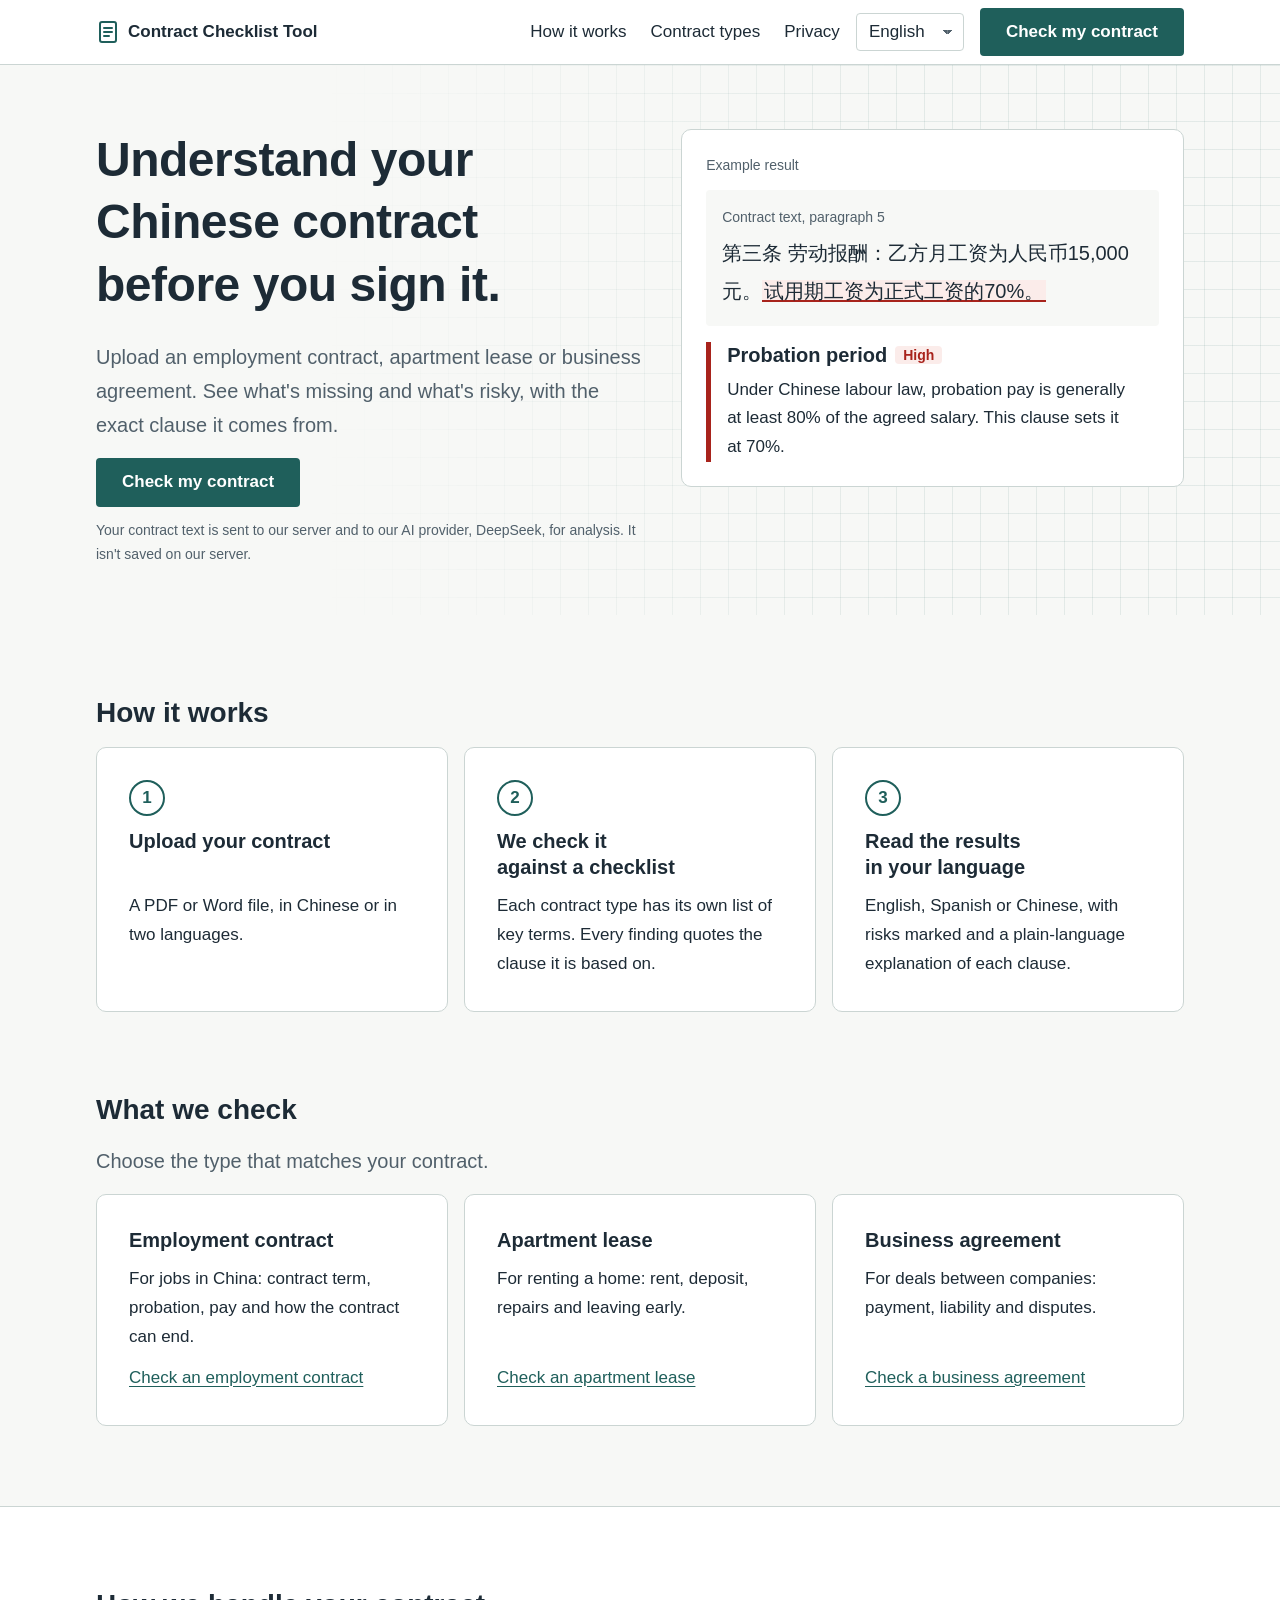
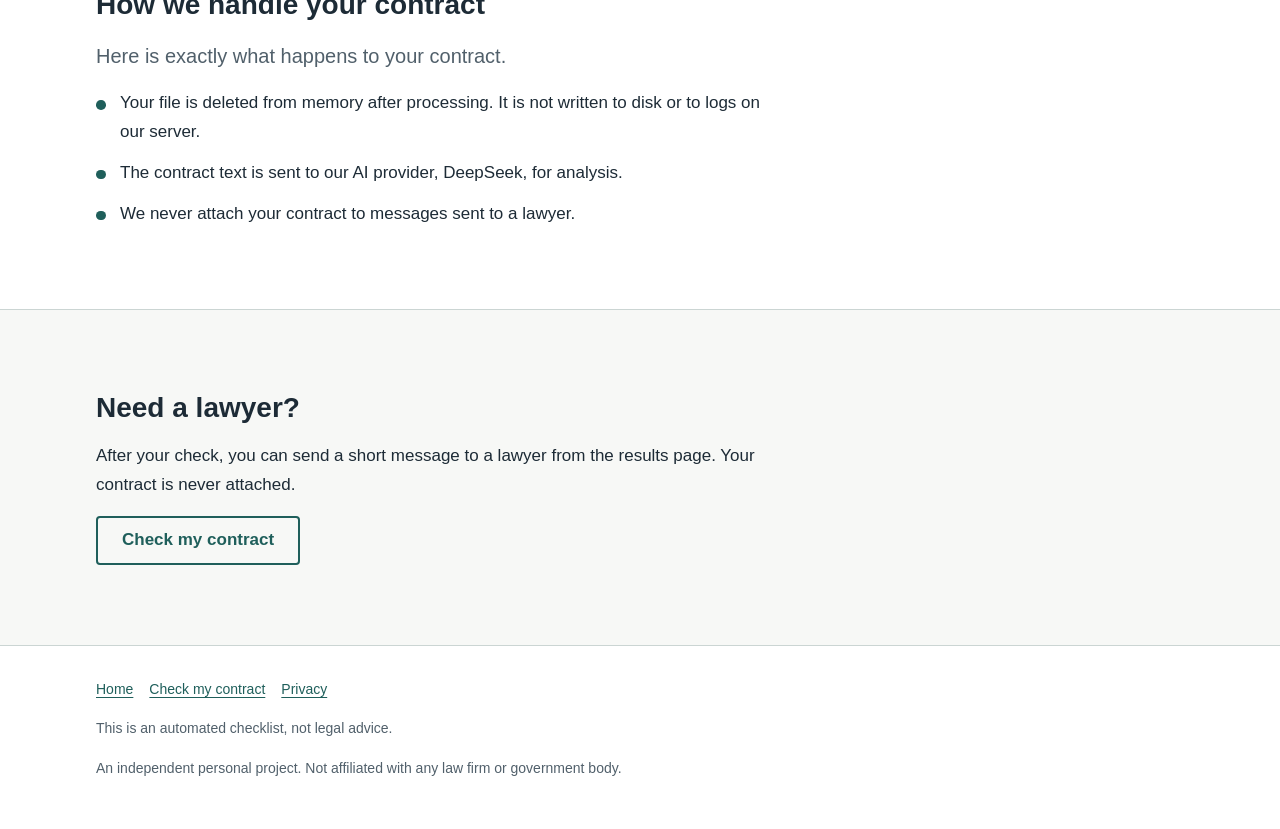
<file: static/index.html>
<!DOCTYPE html>
<html lang="en">
<head>
  <meta charset="UTF-8">
  <meta name="viewport" content="width=device-width, initial-scale=1">
  <title>Contract Checklist Tool</title>
  <link rel="stylesheet" href="/static/style.css">
</head>
<body data-title-key="page.title">
  <a class="skip-link" href="#main" data-i18n="nav.skip">Skip to main content</a>

  <header class="site-header">
    <div class="container">
      <a class="brand" href="/">
        <svg class="brand-mark" viewBox="0 0 24 24" aria-hidden="true">
          <rect x="4" y="2" width="16" height="20" rx="2" fill="none" stroke="currentColor" stroke-width="2"/>
          <path d="M8 8h8M8 12h8M8 16h5" stroke="currentColor" stroke-width="2" stroke-linecap="round"/>
        </svg>
        <span data-i18n="page.title">Contract Checklist Tool</span>
      </a>
      <nav class="site-nav" aria-label="Main">
        <a href="#how" data-i18n="nav.how">How it works</a>
        <a href="#types" data-i18n="nav.types">Contract types</a>
        <a href="#privacy" data-i18n="nav.privacy">Privacy</a>
      </nav>
      <div class="language-select">
        <label for="ui-language" class="visually-hidden" data-i18n="language.label">Language</label>
        <select id="ui-language">
          <option value="en">English</option>
          <option value="es">Español</option>
          <option value="zh">中文</option>
        </select>
      </div>
      <a class="button header-cta" href="/check" data-i18n="nav.check">Check my contract</a>
    </div>
  </header>

  <main id="main">
    <div class="hero-band">
      <div class="container">
        <section class="hero">
          <div>
            <h1 data-i18n="hero.title">Understand your Chinese contract before you sign it.</h1>
            <p class="lead" data-i18n="hero.lead">Upload an employment contract, apartment lease or business agreement. See what's missing and what's risky, with the exact clause it comes from.</p>
            <a class="button" href="/check" data-i18n="nav.check">Check my contract</a>
            <p class="hero-note" data-i18n="hero.note">Your contract text is sent to our server and to our AI provider, DeepSeek, for analysis. It isn't saved on our server.</p>
          </div>

          <figure class="demo">
            <figcaption class="demo-caption" data-i18n="demo.caption">Example result</figcaption>
            <blockquote class="demo-clause">
              <span class="demo-label" data-i18n="demo.clause_label">Contract text, paragraph 5</span>
              <span lang="zh-CN">第三条 劳动报酬：乙方月工资为人民币15,000元。<mark>试用期工资为正式工资的70%。</mark></span>
            </blockquote>
            <div class="demo-result">
              <h3>
                <span data-i18n="demo.item">Probation period</span>
                <span class="risk risk-high" data-i18n="risk.High">High</span>
              </h3>
              <p data-i18n="demo.explanation">Under Chinese labour law, probation pay is generally at least 80% of the agreed salary. This clause sets it at 70%.</p>
            </div>
          </figure>
        </section>
      </div>
    </div>

    <section id="how" class="section">
      <div class="container">
        <h2 data-i18n="how.title">How it works</h2>
        <ol class="steps">
          <li class="panel">
            <h3 data-i18n="how.step1.title">Upload your contract</h3>
            <p data-i18n="how.step1.text">A PDF or Word file, in Chinese or in two languages.</p>
          </li>
          <li class="panel">
            <h3 data-i18n="how.step2.title">We check it against a checklist</h3>
            <p data-i18n="how.step2.text">Each contract type has its own list of key terms. Every finding quotes the clause it is based on.</p>
          </li>
          <li class="panel">
            <h3 data-i18n="how.step3.title">Read the results in your language</h3>
            <p data-i18n="how.step3.text">English, Spanish or Chinese, with risks marked and a plain-language explanation of each clause.</p>
          </li>
        </ol>
      </div>
    </section>

    <section id="types" class="section">
      <div class="container">
        <h2 data-i18n="types.title">What we check</h2>
        <p class="lead" data-i18n="types.lead">Choose the type that matches your contract.</p>
        <div class="type-cards">
          <article class="panel type-card">
            <h3 data-i18n="type.employment">Employment contract</h3>
            <p data-i18n="types.employment.text">For jobs in China: contract term, probation, pay and how the contract can end.</p>
            <a href="/check?type=employment" data-i18n="types.employment.link">Check an employment contract</a>
          </article>
          <article class="panel type-card">
            <h3 data-i18n="type.lease">Apartment lease</h3>
            <p data-i18n="types.lease.text">For renting a home: rent, deposit, repairs and leaving early.</p>
            <a href="/check?type=lease" data-i18n="types.lease.link">Check an apartment lease</a>
          </article>
          <article class="panel type-card">
            <h3 data-i18n="type.business">Business agreement</h3>
            <p data-i18n="types.business.text">For deals between companies: payment, liability and disputes.</p>
            <a href="/check?type=business" data-i18n="types.business.link">Check a business agreement</a>
          </article>
        </div>
      </div>
    </section>

    <section id="privacy" class="band">
      <div class="container">
        <h2 data-i18n="privacy.title">How we handle your contract</h2>
        <p class="lead" data-i18n="privacy.lead">Here is exactly what happens to your contract.</p>
        <ul class="facts">
          <li data-i18n="privacy.point1">Your file is deleted from memory after processing. It is not written to disk or to logs on our server.</li>
          <li data-i18n="privacy.point2">The contract text is sent to our AI provider, DeepSeek, for analysis.</li>
          <li data-i18n="privacy.point3">We never attach your contract to messages sent to a lawyer.</li>
       </ul>
      </div>
    </section>

    <section class="section">
      <div class="container">
        <h2 data-i18n="lawyer.title">Need a lawyer?</h2>
        <p data-i18n="lawyer.text">After your check, you can send a short message to a lawyer from the results page. Your contract is never attached.</p>
        <a class="button button-secondary" href="/check" data-i18n="nav.check">Check my contract</a>
      </div>
    </section>
  </main>

  <footer class="site-footer">
    <div class="container">
      <nav aria-label="Footer">
        <a href="/" data-i18n="footer.home">Home</a>
        <a href="/check" data-i18n="nav.check">Check my contract</a>
        <a href="#privacy" data-i18n="nav.privacy">Privacy</a>
      </nav>
      <p data-i18n="disclaimer">This is an automated checklist, not legal advice.</p>
      <p data-i18n="footer.independent">An independent personal project. Not affiliated with any law firm or government body.</p>
    </div>
  </footer>

  <script src="/static/header.js"></script>
  <script src="/static/i18n.js"></script>
</body>
</html>
</file>
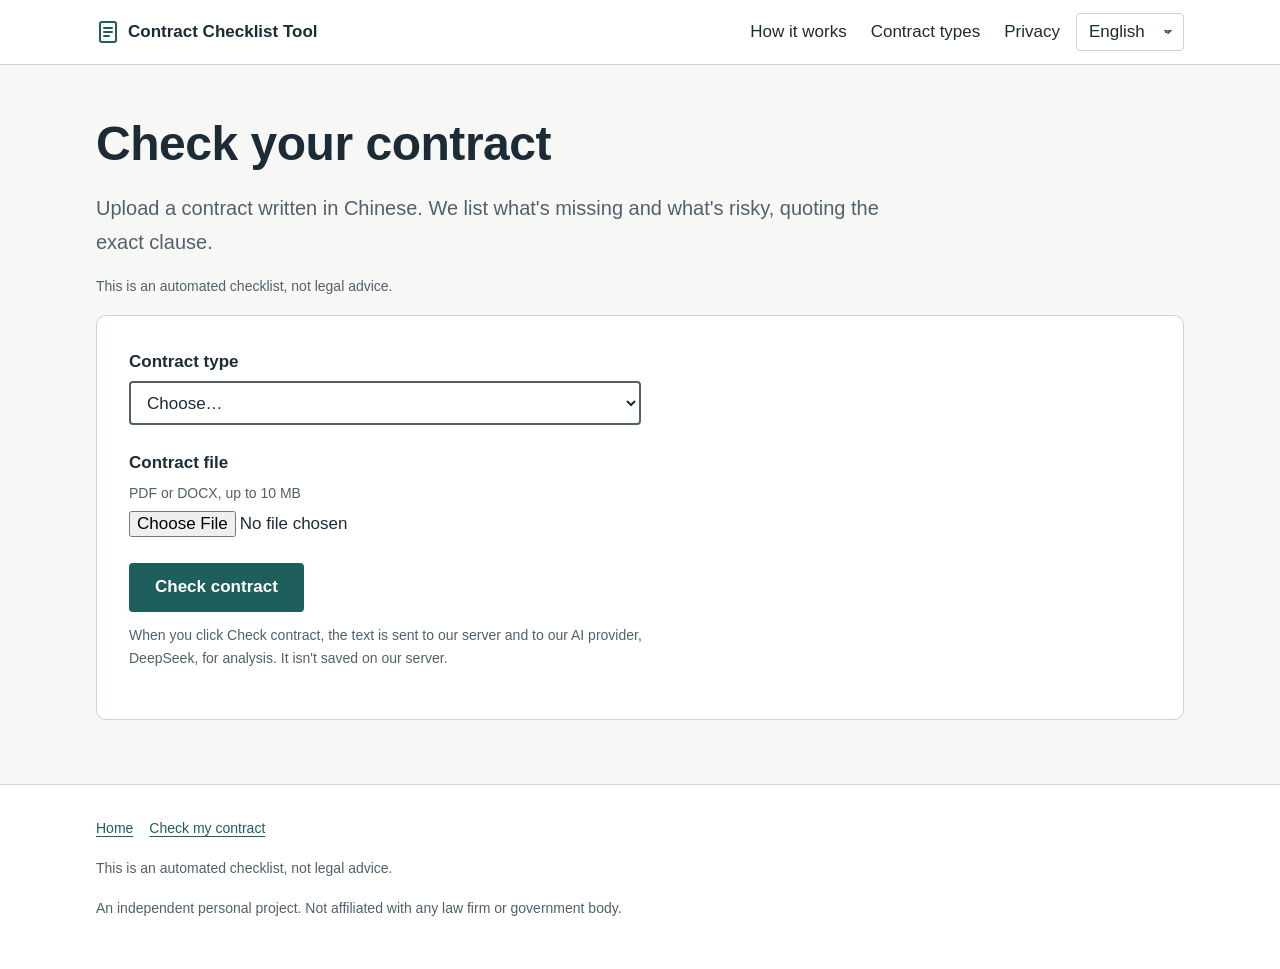
<file: static/check.html>
<!DOCTYPE html>
<html lang="en">
<head>
  <meta charset="UTF-8">
  <meta name="viewport" content="width=device-width, initial-scale=1">
  <title>Check your contract</title>
  <link rel="stylesheet" href="/static/style.css">
</head>
<body data-title-key="check.title">
  <a class="skip-link" href="#main" data-i18n="nav.skip">Skip to main content</a>

  <header class="site-header">
    <div class="container">
      <a class="brand" href="/">
        <svg class="brand-mark" viewBox="0 0 24 24" aria-hidden="true">
          <rect x="4" y="2" width="16" height="20" rx="2" fill="none" stroke="currentColor" stroke-width="2"/>
          <path d="M8 8h8M8 12h8M8 16h5" stroke="currentColor" stroke-width="2" stroke-linecap="round"/>
        </svg>
        <span data-i18n="page.title">Contract Checklist Tool</span>
      </a>
      <nav class="site-nav" aria-label="Main">
        <a href="/#how" data-i18n="nav.how">How it works</a>
        <a href="/#types" data-i18n="nav.types">Contract types</a>
        <a href="/#privacy" data-i18n="nav.privacy">Privacy</a>
      </nav>
      <div class="language-select">
        <label for="ui-language" class="visually-hidden" data-i18n="language.label">Language</label>
        <select id="ui-language">
          <option value="en">English</option>
          <option value="es">Español</option>
          <option value="zh">中文</option>
        </select>
      </div>
    </div>
  </header>

  <main id="main" class="page">
    <div class="container">
      <h1 data-i18n="check.title">Check your contract</h1>
      <p class="lead" data-i18n="check.lead">Upload a contract written in Chinese. We list what's missing and what's risky, quoting the exact clause.</p>
      <p class="disclaimer" data-i18n="disclaimer">This is an automated checklist, not legal advice.</p>

      <div id="error" class="error-summary" role="alert" tabindex="-1" hidden>
        <h2 data-i18n="error.summary_title">There is a problem</h2>
        <p id="error-message"></p>
      </div>

      <form id="upload-form" class="upload panel">
        <div class="field">
          <label for="contract-type" data-i18n="upload.contract_type">Contract type</label>
          <select id="contract-type" name="contract_type" required>
            <option value="" data-i18n="upload.choose">Choose…</option>
            <option value="employment" data-i18n="type.employment">Employment contract</option>
            <option value="lease" data-i18n="type.lease">Apartment lease</option>
            <option value="business" data-i18n="type.business">Business agreement</option>
          </select>
        </div>

        <div class="field">
          <label for="file" data-i18n="upload.file">Contract file</label>
          <p id="file-hint" class="hint" data-i18n="upload.file_hint">PDF or DOCX, up to 10 MB</p>
          <input id="file" name="file" type="file" accept=".pdf,.docx" aria-describedby="file-hint" required>
        </div>

                <label id="upload-consent-field" class="checkbox" hidden>
          <input id="upload-consent" type="checkbox">
<span data-i18n="upload.consent">I understand that my contract text is sent to this website's server and to DeepSeek for analysis.</span>
        </label>

        <button class="button" type="submit" data-i18n="upload.submit">Check contract</button>
        <p class="hint upload-notice" data-i18n="upload.notice">When you click Check contract, the text is sent to our server and to our AI provider, DeepSeek, for analysis. It isn't saved on our server.</p>
        <p id="status" class="status" role="status"></p>
      </form>

      <section id="results" class="results" hidden>
        <p id="print-meta" class="print-only"></p>
        <div class="results-header">
                    
          <h2 data-i18n="results.title">Results</h2>
          <button type="button" id="print-button" class="button button-secondary no-print" data-i18n="results.print">Save as PDF</button>
        </div>
        <div id="verdict" class="verdict" role="status">
          <p id="verdict-text"></p>
          <a id="verdict-link" href="#contact" data-i18n="verdict.high_link" hidden>Contact a lawyer</a>
        </div>
        <p class="disclaimer" data-i18n="disclaimer">This is an automated checklist, not legal advice.</p>
        <p id="summary"></p>
                <div id="results-language-note" class="language-note no-print" hidden>
          <p>
            <span id="results-language-text"></span>
            <button type="button" id="recheck" class="button button-secondary" aria-describedby="file-gone-note"></button>
          </p>
          <p id="file-gone-note" class="notice" hidden></p>
        </div>

          <label class="switch no-print">
          <input id="explain-toggle" type="checkbox" role="switch" checked>
          <span data-i18n="results.explain">Show plain-language summaries</span>
        </label>

        <div class="table-wrapper">
        <table id="results-table" class="findings show-plain">
            <thead>
              <tr>
                <th scope="col" data-i18n="table.item">Checklist item</th>
                <th scope="col" data-i18n="table.found">Found?</th>
                <th scope="col" data-i18n="table.risk">Risk</th>
                <th scope="col" data-i18n="table.explanation">Short explanation</th>
                <th scope="col" data-i18n="table.quote">Source quote</th>
                <th scope="col" class="plain-column" data-i18n="table.plain">In plain words</th>
              </tr>
            </thead>
            <tbody id="results-body"></tbody>
          </table>
        </div>

                <section id="contact" class="contact panel">
          <h3 data-i18n="contact.title">Get help from a lawyer</h3>
          <p id="contact-highlight" data-i18n="contact.highlight" hidden>We recommend having a lawyer review this contract before you sign it.</p>
          <p id="contact-intro" data-i18n="contact.intro">A lawyer can review this contract with you.</p>
          <button type="button" id="contact-open" class="button" aria-expanded="false" aria-controls="contact-form" data-i18n="contact.open">Write to a lawyer</button>
          <form id="contact-form" hidden>
            <div class="field">
              <label for="contact-name" data-i18n="contact.name">Name</label>
              <input id="contact-name" maxlength="100" required>
            </div>
            <div class="field">
              <label for="contact-email" data-i18n="contact.email">Email</label>
              <input id="contact-email" type="email" maxlength="254" required>
            </div>
            <div class="field">
              <label for="contact-description" data-i18n="contact.description">Short description</label>
              <textarea id="contact-description" maxlength="1000" rows="4" required></textarea>
            </div>

            <div class="hp" aria-hidden="true">
              <label for="contact-website">Website</label>
              <input id="contact-website" tabindex="-1" autocomplete="off">
            </div>

            <label class="checkbox">
              <input id="contact-summary" type="checkbox">
              <span data-i18n="contact.summary_option">Include my checklist summary (item names, status and risk only, never contract text)</span>
            </label>
            <label class="checkbox">
              <input id="contact-consent" type="checkbox" required>
              <span data-i18n="contact.consent">I agree that my name, email and message are sent to a lawyer so they can contact me. My contract is not sent.</span>
            </label>

            <button class="button" type="submit" data-i18n="contact.send">Send</button>
          </form>
          <p id="contact-status" class="status" role="status"></p>
          <p id="contact-error" class="error-text" role="alert" hidden></p>
        </section>
      </section>
    </div>
  </main>

  <footer class="site-footer">
    <div class="container">
      <nav aria-label="Footer">
        <a href="/" data-i18n="footer.home">Home</a>
        <a href="/check" data-i18n="nav.check">Check my contract</a>
      </nav>
      <p data-i18n="disclaimer">This is an automated checklist, not legal advice.</p>
      <p data-i18n="footer.independent">An independent personal project. Not affiliated with any law firm or government body.</p>
    </div>
  </footer>

    <script src="/static/header.js"></script>
  <script src="/static/i18n.js"></script>
  <script src="/static/check.js"></script>
</body>
</html>
</file>
<file: static/style.css>
/* ---------- Design tokens ---------- */
:root {
  /* Colour */
  --paper: #f7f8f6;
  --surface: #ffffff;
  --mist: #e4ebe9;
  --line: #cbd5d3;
  --ink: #1d2b36;
  --ink-muted: #51606b;
  --qing: #1f5f5b;
  --qing-dark: #164744;
  --qing-tint: #e2efed;
  --seal: #a8231c;
  --seal-tint: #fbecea;
  --amber: #8a5a00;
  --amber-tint: #fbf2df;
  --grid-line: rgba(31, 95, 91, 0.09);

  /* Type */
  --font: "PingFang SC", "Microsoft YaHei", "Noto Sans SC", sans-serif;
  --text-sm: 0.875rem;
  --text-base: 1.0625rem;
  --text-lg: 1.25rem;
  --text-xl: 1.75rem;
  --text-2xl: clamp(2rem, 1.4rem + 3vw, 3rem);
  --leading: 1.7;
  --leading-tight: 1.3;

  /* Space */
  --space-1: 0.25rem;
  --space-2: 0.5rem;
  --space-3: 0.75rem;
  --space-4: 1rem;
  --space-6: 1.5rem;
  --space-8: 2rem;
  --space-12: 3rem;
  --space-16: 4rem;
  --section-space: clamp(3rem, 2rem + 4vw, 5rem);

  /* Shape and layout */
  --radius-sm: 4px;
  --radius-md: 10px;
  --measure: 72ch;
  --page-width: 72rem;
  --header-height: 4rem;
  --header-height-compact: 3.5rem;
  --focus-ring: 0 0 0 3px var(--surface), 0 0 0 6px var(--qing);

  /* Motion */
  --duration: 150ms;
}

/* ---------- Base ---------- */
*,
*::before,
*::after {
  box-sizing: border-box;
}

[hidden] {
  display: none !important;
}

body {
  margin: 0;
  font-family: var(--font);
  font-size: var(--text-base);
  line-height: var(--leading);
  color: var(--ink);
  background: var(--paper);
  text-autospace: normal;
  overflow-wrap: break-word;
}

h1,
h2,
h3 {
  margin: 0 0 var(--space-4);
  line-height: var(--leading-tight);
  font-weight: 700;
  text-wrap: balance;
}

h1 {
  font-size: var(--text-2xl);
  letter-spacing: -0.01em;
}

h2 {
  font-size: var(--text-xl);
}

h3 {
  font-size: var(--text-lg);
}

:lang(zh) h1,
:lang(zh) h2,
:lang(zh) h3 {
  letter-spacing: 0;
  line-height: 1.4;
}

p {
  margin: 0 0 var(--space-4);
  max-width: var(--measure);
}

p,
li {
  text-wrap: pretty;
}

[id] {
  scroll-margin-top: calc(var(--header-height) + var(--space-4));
}

a {
  color: var(--qing);
  text-underline-offset: 0.2em;
}

a:hover {
  color: var(--qing-dark);
}

:focus-visible {
  outline: none;
  box-shadow: var(--focus-ring);
  border-radius: var(--radius-sm);
}

.visually-hidden {
  position: absolute;
  width: 1px;
  height: 1px;
  overflow: hidden;
  clip: rect(0 0 0 0);
  white-space: nowrap;
}

.skip-link {
  position: absolute;
  left: -10000px;
}

.skip-link:focus {
  left: var(--space-4);
  top: var(--space-4);
  z-index: 30;
  padding: var(--space-2) var(--space-4);
  background: var(--surface);
}

.container {
  max-width: var(--page-width);
  margin: 0 auto;
  padding: 0 var(--space-4);
}

@media (min-width: 720px) {
  .container {
    padding: 0 var(--space-8);
  }
}

.page {
  padding: var(--space-12) 0 var(--space-16);
}

.lead {
  font-size: var(--text-lg);
  color: var(--ink-muted);
}

.disclaimer,
.notice,
.status,
.hint {
  color: var(--ink-muted);
}

.disclaimer,
.hint {
  font-size: var(--text-sm);
}

.panel {
  padding: var(--space-6);
  background: var(--surface);
  border: 1px solid var(--line);
  border-radius: var(--radius-md);
}

@media (min-width: 720px) {
  .panel {
    padding: var(--space-8);
  }
}

/* ---------- Header and footer ---------- */
.site-header {
  position: sticky;
  top: 0;
  z-index: 20;
  background: var(--surface);
  border-bottom: 1px solid var(--line);
}

.site-header .container {
  display: flex;
  align-items: center;
  gap: var(--space-4);
  min-height: var(--header-height);
}

.site-header.is-scrolled {
  box-shadow: 0 1px 8px rgba(29, 43, 54, 0.08);
}

/* Shrink only on wider screens; phones hide the header instead */
@media (min-width: 720px) {
  .site-header.is-scrolled .container {
    min-height: var(--header-height-compact);
  }
}

.site-header:focus-within {
  transform: none;
}

@media (max-width: 719px) {
  .site-header.is-hidden {
    transform: translateY(-100%);
  }

  .brand span {
    font-size: var(--text-sm);
    line-height: 1.3;
  }
}

.brand {
  display: flex;
  align-items: center;
  gap: var(--space-2);
  margin-right: auto;
  font-weight: 700;
  color: var(--ink);
  text-decoration: none;
}

.brand-mark {
  flex: none;
  width: 1.5rem;
  height: 1.5rem;
  color: var(--qing);
}

.site-nav {
  display: none;
  gap: var(--space-6);
}

.site-nav a {
  color: var(--ink);
  text-decoration: none;
}

.site-nav a:hover {
  color: var(--qing);
  text-decoration: underline;
}

@media (min-width: 860px) {
  .site-nav {
    display: flex;
  }
}

.site-footer {
  padding: var(--space-8) 0;
  font-size: var(--text-sm);
  color: var(--ink-muted);
  background: var(--surface);
  border-top: 1px solid var(--line);
}

.site-footer nav {
  display: flex;
  flex-wrap: wrap;
  gap: var(--space-4);
  margin-bottom: var(--space-4);
}

/* ---------- Buttons ---------- */
.button {
  display: inline-flex;
  align-items: center;
  justify-content: center;
  min-height: 2.75rem;
  padding: var(--space-2) var(--space-6);
  font: inherit;
  font-weight: 600;
  color: #fff;
  text-decoration: none;
  background: var(--qing);
  border: 2px solid var(--qing);
  border-radius: var(--radius-sm);
  cursor: pointer;
}

.button:hover {
  color: #fff;
  background: var(--qing-dark);
  border-color: var(--qing-dark);
}

.button-secondary {
  color: var(--qing);
  background: transparent;
}

.button-secondary:hover {
  color: var(--qing-dark);
  background: var(--qing-tint);
}

.button:disabled {
  opacity: 0.6;
  cursor: progress;
}

/* ---------- Forms ---------- */
.field {
  display: grid;
  grid-template-columns: minmax(0, 1fr);
  gap: var(--space-1);
  max-width: 32rem;
  margin-bottom: var(--space-6);
}

.field label {
  font-weight: 600;
}

.hint {
  margin: 0;
}

select,
textarea,
input:not([type]),
input[type="email"] {
  width: 100%;
  min-height: 2.75rem;
  padding: var(--space-2) var(--space-3);
  font: inherit;
  color: var(--ink);
  background: var(--surface);
  border: 2px solid var(--ink-muted);
  border-radius: var(--radius-sm);
}

input[type="file"] {
  max-width: 100%;
  font: inherit;
}

.checkbox {
  display: flex;
  align-items: flex-start;
  gap: var(--space-3);
  max-width: var(--measure);
  margin-bottom: var(--space-4);
}

.checkbox input {
  flex: none;
  width: 1.25rem;
  height: 1.25rem;
  margin-top: 0.3rem;
  accent-color: var(--qing);
}

.language-select select {
  width: auto;
  min-height: 2.25rem;
  padding: var(--space-1) 2rem var(--space-1) var(--space-3);
  border: 1px solid var(--line);
  -webkit-appearance: none;
  appearance: none;
  background-image:
    linear-gradient(45deg, transparent 50%, var(--ink-muted) 50%),
    linear-gradient(135deg, var(--ink-muted) 50%, transparent 50%);
  background-position: right 0.95rem center, right 0.65rem center;
  background-size: 0.3rem 0.3rem;
  background-repeat: no-repeat;
}

.upload-notice {
  margin-top: var(--space-3);
}

.error-summary {
  margin-bottom: var(--space-6);
  padding: var(--space-4) var(--space-6);
  background: var(--surface);
  border: 3px solid var(--seal);
  border-radius: var(--radius-sm);
}

.error-summary h2 {
  margin-bottom: var(--space-2);
  font-size: var(--text-lg);
}

.error-summary p,
.error-text {
  margin: 0;
  font-weight: 600;
  color: var(--seal);
}

.hp {
  position: absolute;
  left: -10000px;
  width: 1px;
  height: 1px;
  overflow: hidden;
}

/* ---------- Plain-language switch ---------- */
.switch {
  display: inline-flex;
  align-items: center;
  gap: var(--space-3);
  margin-bottom: var(--space-4);
  cursor: pointer;
}

.switch input {
  position: relative;
  flex: none;
  width: 2.5rem;
  height: 1.5rem;
  margin: 0;
  background: var(--line);
  border-radius: 999px;
  -webkit-appearance: none;
  appearance: none;
  cursor: pointer;
}

.switch input::before {
  content: "";
  position: absolute;
  top: 3px;
  left: 3px;
  width: calc(1.5rem - 6px);
  height: calc(1.5rem - 6px);
  background: #fff;
  border-radius: 50%;
  box-shadow: 0 1px 2px rgba(29, 43, 54, 0.25);
}

.switch input:checked {
  background: var(--qing);
}

.switch input:checked::before {
  transform: translateX(1rem);
}

/* ---------- Results ---------- */
.results {
  margin-top: var(--space-12);
}

.results-header {
  display: flex;
  flex-wrap: wrap;
  align-items: center;
  justify-content: space-between;
  gap: var(--space-4);
}

.verdict {
  margin: 0 0 var(--space-6);
  padding: var(--space-4) var(--space-6);
  background: var(--surface);
  border: 1px solid var(--line);
  border-left: 6px solid var(--ink-muted);
  border-radius: var(--radius-sm);
  -webkit-print-color-adjust: exact;
  print-color-adjust: exact;
}

.verdict p {
  margin: 0;
  font-size: var(--text-base);
  font-weight: 600;
}

@media (min-width: 720px) {
  .verdict p {
    font-size: var(--text-lg);
  }
}

.verdict a {
  display: inline-block;
  margin-top: var(--space-2);
  font-weight: 600;
}

.verdict-high {
  background: var(--seal-tint);
  border-left-color: var(--seal);
}

.verdict-attention {
  background: var(--amber-tint);
  border-left-color: var(--amber);
}

.verdict-clear {
  background: var(--qing-tint);
  border-left-color: var(--qing);
}

#summary,
.verdict p {
  font-variant-numeric: tabular-nums;
}

.language-note p:first-child {
  display: flex;
  flex-wrap: wrap;
  align-items: center;
  gap: var(--space-3);
}

.table-wrapper {
  overflow-x: auto;
}

.findings {
  width: 100%;
  border-collapse: collapse;
  background: var(--surface);
}

.findings th,
.findings td {
  padding: var(--space-3) var(--space-4);
  text-align: left;
  vertical-align: top;
  border-bottom: 1px solid var(--line);
}

.findings thead th {
  font-size: var(--text-sm);
  font-weight: 600;
  color: var(--ink-muted);
  border-bottom: 2px solid var(--ink);
}

.findings .item {
  font-weight: 600;
}

.findings .plain-column {
  display: none;
}

.findings.show-plain .plain-column {
  display: table-cell;
}

.risk {
  display: inline-block;
  padding: 0 var(--space-2);
  font-size: var(--text-sm);
  font-weight: 600;
  white-space: nowrap;
  border-radius: var(--radius-sm);
}

.risk-high {
  color: var(--seal);
  background: var(--seal-tint);
}

.risk-medium {
  color: var(--amber);
  background: var(--amber-tint);
}

.risk-low {
  color: var(--ink-muted);
  background: var(--mist);
}

.quote {
  margin: 0 0 var(--space-3);
  padding-left: var(--space-3);
  border-left: 3px solid var(--qing);
}

.quote figcaption {
  font-size: var(--text-sm);
  color: var(--ink-muted);
}

.quote blockquote {
  margin: 0;
}

/* "Show full clause" button: phones only */
.quote-toggle {
  display: none;
  margin-top: var(--space-1);
  padding: 0;
  font: inherit;
  font-size: var(--text-sm);
  color: var(--qing);
  text-decoration: underline;
  text-underline-offset: 0.2em;
  background: none;
  border: 0;
  cursor: pointer;
}

/* One card per finding on phones */
@media screen and (max-width: 719px) {
  .findings,
  .findings tbody,
  .findings td {
    display: block;
  }

  .findings {
    background: transparent;
  }

  .findings thead {
    position: absolute;
    left: -10000px;
  }

  .findings tr {
    display: grid;
    grid-template-columns: minmax(0, 1fr) auto;
    column-gap: var(--space-3);
    margin-bottom: var(--space-4);
    padding: var(--space-4);
    background: var(--surface);
    border: 1px solid var(--line);
    border-radius: var(--radius-md);
  }

  .findings tr.row-high {
    border-left: 5px solid var(--seal);
  }

  .findings td {
    grid-column: 1 / -1;
    padding: var(--space-1) 0;
    border: 0;
  }

  .findings td.item {
    grid-column: 1;
    grid-row: 1;
    font-size: var(--text-lg);
  }

  .findings td.risk-cell {
    grid-column: 2;
    grid-row: 1;
    align-self: start;
    padding-top: var(--space-2);
  }

  .findings td[data-label]::before {
    content: attr(data-label);
    display: block;
    font-size: var(--text-sm);
    color: var(--ink-muted);
  }

  .findings.show-plain .plain-column {
    display: block;
    margin-top: var(--space-2);
    padding: var(--space-3);
    background: var(--qing-tint);
    border-radius: var(--radius-sm);
  }

  .quote blockquote {
    display: -webkit-box;
    -webkit-box-orient: vertical;
    -webkit-line-clamp: 1;
    overflow: hidden;
  }

  .quote.is-open blockquote {
    display: block;
    -webkit-line-clamp: unset;
    overflow: visible;
  }

  .quote-toggle {
    display: inline;
  }

  /* Hide empty quote and summary blocks on phone cards */
  .findings td.is-empty,
  .findings.show-plain .plain-column.is-empty {
    display: none;
  }
}

/* ---------- Contact ---------- */
.contact {
  margin-top: var(--space-12);
}

.contact.highlight {
  border-left: 6px solid var(--seal);
}

#contact-form {
  margin-top: var(--space-6);
}

/* ---------- Homepage ---------- */
.header-cta {
  display: none;
}

@media (min-width: 560px) {
  .header-cta {
    display: inline-flex;
  }
}

/* Hero: faint manuscript-paper grid (方格稿纸), homepage only */
.hero-band {
  position: relative;
  isolation: isolate;
}

.hero-band::before {
  content: "";
  position: absolute;
  inset: 0;
  z-index: -1;
  background-image:
    linear-gradient(to right, var(--grid-line) 1px, transparent 1px),
    linear-gradient(to bottom, var(--grid-line) 1px, transparent 1px);
  background-size: 1.75rem 1.75rem;
  -webkit-mask-image: linear-gradient(to bottom, transparent 35%, #000 100%);
  mask-image: linear-gradient(to bottom, transparent 35%, #000 100%);
}

@media (min-width: 900px) {
  .hero-band::before {
    -webkit-mask-image: linear-gradient(to right, transparent 25%, #000 70%);
    mask-image: linear-gradient(to right, transparent 25%, #000 70%);
  }
}

.hero {
  display: grid;
  gap: var(--space-8);
  padding: var(--space-12) 0 var(--space-8);
}

@media (min-width: 900px) {
  .hero {
    grid-template-columns: minmax(0, 1.1fr) minmax(0, 1fr);
    align-items: start;
    padding-top: var(--space-16);
  }
}

.hero h1 {
  margin-bottom: var(--space-6);
}

.hero-note {
  max-width: 36rem;
  margin-top: var(--space-3);
  font-size: var(--text-sm);
  color: var(--ink-muted);
}

.demo {
  margin: 0;
  padding: var(--space-6);
  background: var(--surface);
  border: 1px solid var(--line);
  border-radius: var(--radius-md);
}

.demo-caption {
  margin-bottom: var(--space-3);
  font-size: var(--text-sm);
  color: var(--ink-muted);
}

.demo-clause {
  margin: 0 0 var(--space-4);
  padding: var(--space-4);
  font-size: var(--text-lg);
  line-height: 1.9;
  background: var(--paper);
  border-radius: var(--radius-sm);
}

.demo-label {
  display: block;
  margin-bottom: var(--space-1);
  font-size: var(--text-sm);
  line-height: var(--leading);
  color: var(--ink-muted);
}

.demo-clause mark {
  padding: 0 0.1em;
  color: var(--ink);
  background: var(--seal-tint);
  box-shadow: inset 0 -2px 0 var(--seal);
}

.demo-result {
  padding-left: var(--space-4);
  border-left: 5px solid var(--seal);
}

.demo-result h3 {
  display: flex;
  flex-wrap: wrap;
  align-items: center;
  gap: var(--space-2);
  margin-bottom: var(--space-2);
}

.demo-result p {
  margin: 0;
}

/* Section rhythm: spacing only, no hairline rules */
.section {
  padding-top: var(--section-space);
}

.section:last-of-type {
  padding-bottom: var(--section-space);
}

.band {
  margin-top: var(--section-space);
  padding: var(--section-space) 0;
  background: var(--surface);
  border-top: 1px solid var(--line);
  border-bottom: 1px solid var(--line);
}

/* Cards: stacked on phones, three columns on wider screens */
.steps,
.type-cards {
  display: grid;
  gap: var(--space-4);
  margin: 0;
  padding: 0;
  list-style: none;
}

@media (min-width: 720px) {
  .steps,
  .type-cards {
    grid-template-columns: repeat(3, minmax(0, 1fr));
  }
}

.steps {
  counter-reset: step;
}

.steps li,
.type-card {
  display: flex;
  flex-direction: column;
  gap: var(--space-3);
}

.steps h3,
.steps p,
.type-card h3,
.type-card p {
  margin: 0;
}

.steps li {
  counter-increment: step;
}

.steps li::before {
  content: counter(step);
  display: flex;
  align-items: center;
  justify-content: center;
  width: 2.25rem;
  height: 2.25rem;
  font-weight: 700;
  color: var(--qing);
  border: 2px solid var(--qing);
  border-radius: 50%;
}

/* Align titles, text and links across cards, in every language and at any zoom */
@supports (grid-template-rows: subgrid) {
  @media (min-width: 720px) {
    .steps li,
    .type-card {
      display: grid;
      grid-row: span 3;
      grid-template-rows: subgrid;
      align-content: start;
    }

    .type-card a {
      align-self: end;
    }
  }
}

.facts {
  display: grid;
  gap: var(--space-3);
  max-width: var(--measure);
  margin: 0;
  padding: 0;
  list-style: none;
}

.facts li {
  position: relative;
  padding-left: var(--space-6);
}

.facts li::before {
  content: "";
  position: absolute;
  left: 0;
  top: 0.65em;
  width: 0.6rem;
  height: 0.6rem;
  background: var(--qing);
  border-radius: 50%;
}

/* ---------- Print ("Save as PDF") ---------- */
.print-only {
  display: none;
}

@page {
  margin: 15mm;
}

@media print {
  body {
    font-size: 11pt;
    background: #fff;
  }

  .site-header,
  .site-footer nav,
  .upload,
  .contact,
  .no-print,
  .status {
    display: none !important;
  }

  .print-only {
    display: block;
  }

  .container {
    max-width: none;
    padding: 0;
  }

  .page,
  .results {
    margin: 0;
    padding: 0;
  }

  .findings tr {
    break-inside: avoid;
  }

  .risk {
    -webkit-print-color-adjust: exact;
    print-color-adjust: exact;
  }

  a {
    color: inherit;
    text-decoration: none;
  }
}

/* ---------- Motion (150 ms, off for reduced motion) ---------- */
@media (prefers-reduced-motion: no-preference) {
  .site-header,
  .site-header .container {
    transition:
      transform var(--duration) ease-out,
      box-shadow var(--duration) ease-out,
      min-height var(--duration) ease-out;
  }

  .button,
  a {
    transition:
      color var(--duration) ease-out,
      background-color var(--duration) ease-out,
      border-color var(--duration) ease-out;
  }

  .switch input,
  .switch input::before {
    transition:
      background-color var(--duration) ease-out,
      transform var(--duration) ease-out;
  }
}
</file>
